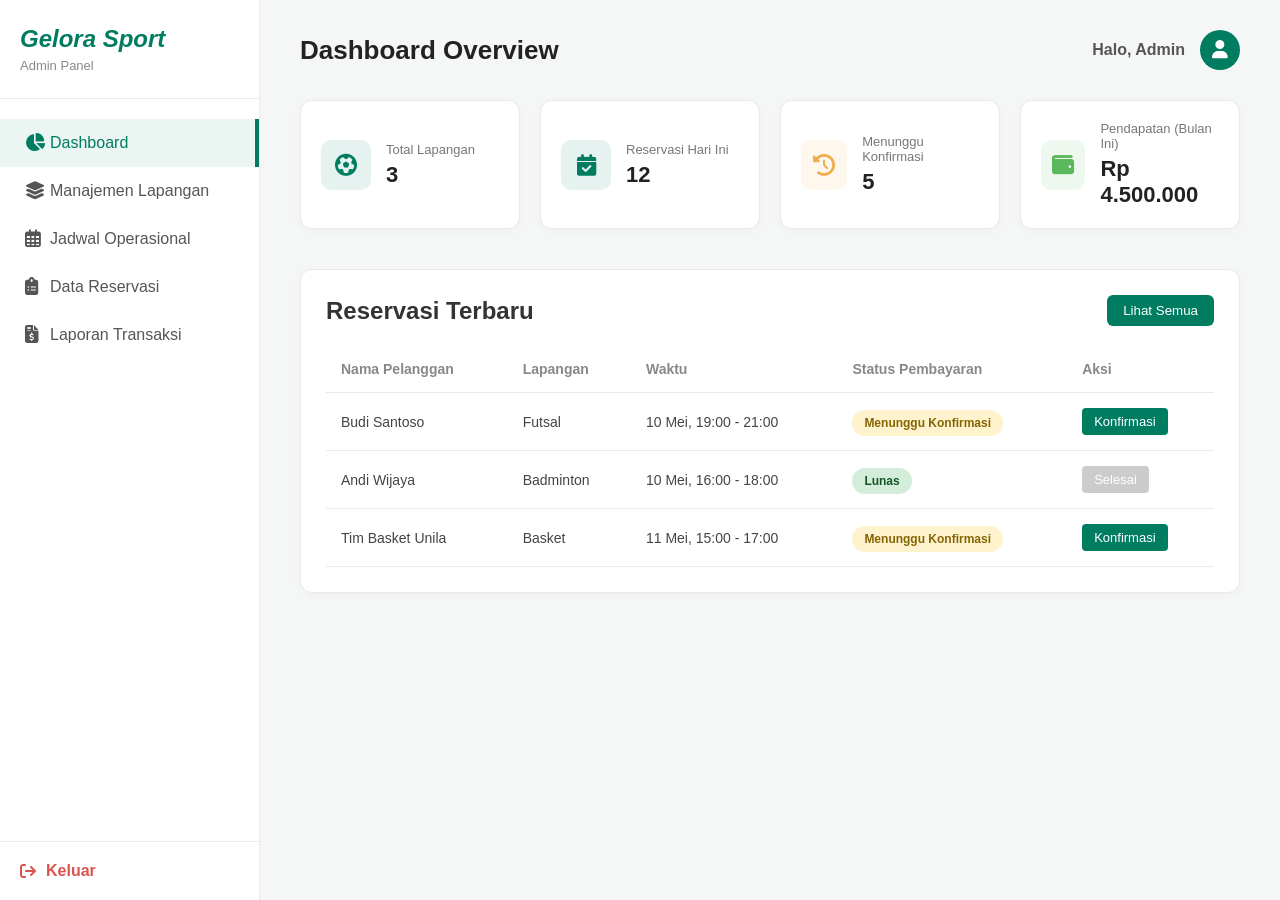
<file: archive-static/admin.html>
<!DOCTYPE html>
<html lang="id">
<head>
    <meta charset="UTF-8">
    <meta name="viewport" content="width=device-width, initial-scale=1.0">
    <title>Admin Dashboard - Gelora Sport</title>
    <link rel="stylesheet" href="admin.css">
    <link rel="stylesheet" href="https://cdnjs.cloudflare.com/ajax/libs/font-awesome/6.4.0/css/all.min.css">
</head>
<body>

    <div class="admin-container">
        <aside class="sidebar">
            <div class="sidebar-header">
                <h2>Gelora Sport</h2>
                <p>Admin Panel</p>
            </div>
            <ul class="sidebar-menu">
                <li class="active"><a href="admin.html"><i class="fa-solid fa-chart-pie"></i> Dashboard</a></li>
                <li><a href="manajemen_lapangan.html"><i class="fa-solid fa-layer-group"></i> Manajemen Lapangan</a></li>
                <li><a href="jadwal_operasional.html"><i class="fa-regular fa-calendar-days"></i> Jadwal Operasional</a></li>
                <li><a href="data_reservasi.html"><i class="fa-solid fa-clipboard-list"></i> Data Reservasi</a></li>
                <li><a href="laporan_transaksi.html"><i class="fa-solid fa-file-invoice-dollar"></i> Laporan Transaksi</a></li>
            </ul>
            <div class="sidebar-footer">
                <a href="index.html" class="logout-btn"><i class="fa-solid fa-arrow-right-from-bracket"></i> Keluar</a>
            </div>
        </aside>

        <main class="main-content">
            <header class="top-header">
                <div class="header-title">
                    <h1>Dashboard Overview</h1>
                </div>
                <div class="admin-profile">
                    <span class="admin-name">Halo, Admin</span>
                    <div class="avatar"><i class="fa-solid fa-user"></i></div>
                </div>
            </header>

            <section class="metrics-grid">
                <div class="metric-card">
                    <div class="metric-icon"><i class="fa-solid fa-futbol"></i></div>
                    <div class="metric-info">
                        <p>Total Lapangan</p>
                        <h3>3</h3>
                    </div>
                </div>
                <div class="metric-card">
                    <div class="metric-icon"><i class="fa-solid fa-calendar-check"></i></div>
                    <div class="metric-info">
                        <p>Reservasi Hari Ini</p>
                        <h3>12</h3>
                    </div>
                </div>
                <div class="metric-card">
                    <div class="metric-icon warning"><i class="fa-solid fa-clock-rotate-left"></i></div>
                    <div class="metric-info">
                        <p>Menunggu Konfirmasi</p>
                        <h3>5</h3>
                    </div>
                </div>
                <div class="metric-card">
                    <div class="metric-icon success"><i class="fa-solid fa-wallet"></i></div>
                    <div class="metric-info">
                        <p>Pendapatan (Bulan Ini)</p>
                        <h3>Rp 4.500.000</h3>
                    </div>
                </div>
            </section>

            <section class="recent-reservations">
                <div class="section-header">
                    <h2>Reservasi Terbaru</h2>
                    <button class="btn-primary">Lihat Semua</button>
                </div>
                <div class="table-container">
                    <table>
                        <thead>
                            <tr>
                                <th>Nama Pelanggan</th>
                                <th>Lapangan</th>
                                <th>Waktu</th>
                                <th>Status Pembayaran</th>
                                <th>Aksi</th>
                            </tr>
                        </thead>
                        <tbody>
                            <tr>
                                <td>Budi Santoso</td>
                                <td>Futsal</td>
                                <td>10 Mei, 19:00 - 21:00</td>
                                <td><span class="badge pending">Menunggu Konfirmasi</span></td>
                                <td><button class="btn-action">Konfirmasi</button></td>
                            </tr>
                            <tr>
                                <td>Andi Wijaya</td>
                                <td>Badminton</td>
                                <td>10 Mei, 16:00 - 18:00</td>
                                <td><span class="badge confirmed">Lunas</span></td>
                                <td><button class="btn-action disabled" disabled>Selesai</button></td>
                            </tr>
                            <tr>
                                <td>Tim Basket Unila</td>
                                <td>Basket</td>
                                <td>11 Mei, 15:00 - 17:00</td>
                                <td><span class="badge pending">Menunggu Konfirmasi</span></td>
                                <td><button class="btn-action">Konfirmasi</button></td>
                            </tr>
                        </tbody>
                    </table>
                </div>
            </section>
        </main>
    </div>

</body>
</html>
</file>
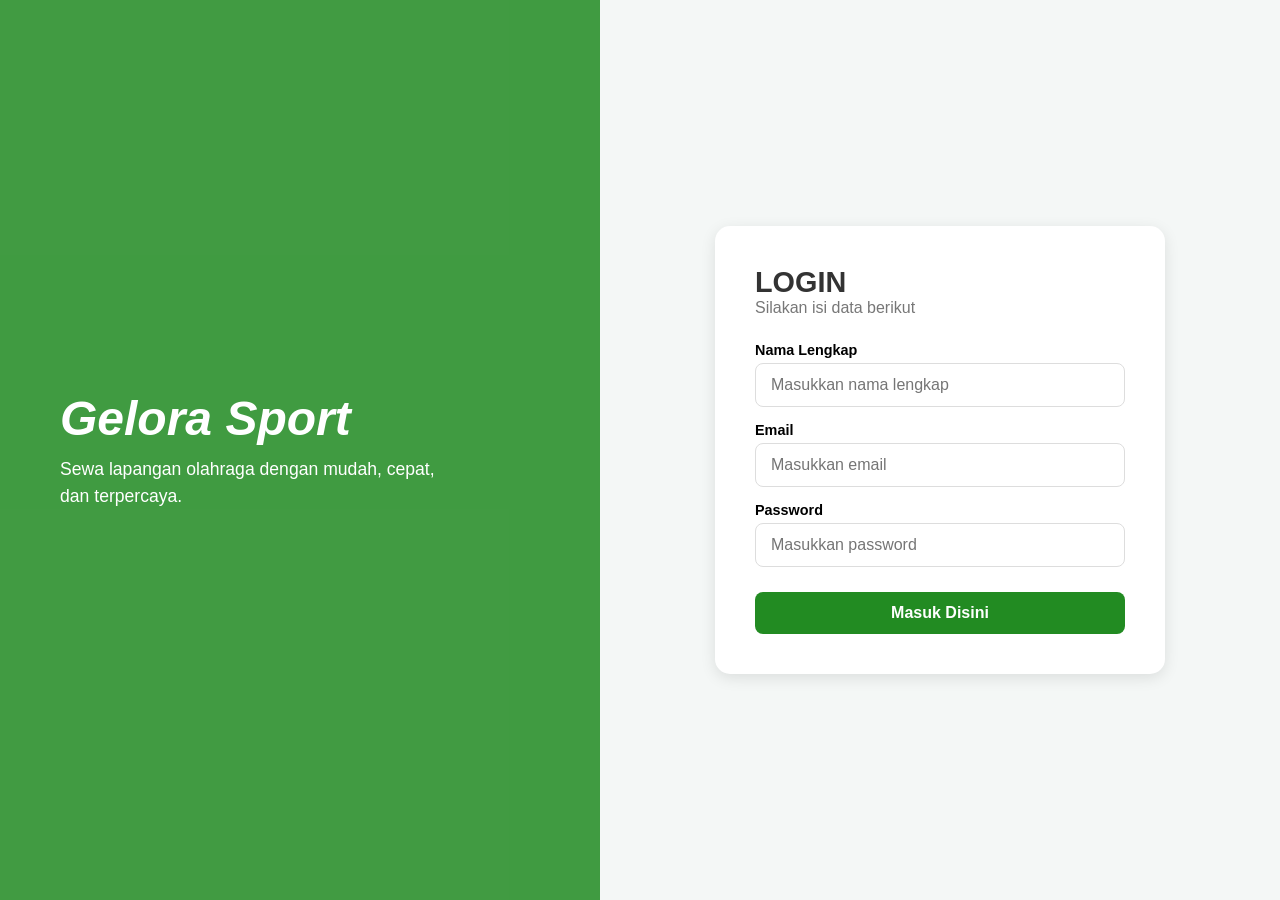
<file: archive-static/login.html>
<!DOCTYPE html>
<html lang="id">
<head>
    <meta charset="UTF-8">
    <meta name="viewport" content="width=device-width, initial-scale=1.0">
    <title>Login - Gelora Sport</title>
    <link rel="stylesheet" href="login.css">
</head>
<body>
<div class="container">
    <div class="left-side">
        <div class="overlay">
            <div class="hero-content">
                <h1>Gelora Sport</h1>
                <p>Sewa lapangan olahraga dengan mudah, cepat, dan terpercaya.</p>
            </div>
        </div>
    </div>
    <div class="right-side">
        <div class="form-card">
            <h2>LOGIN</h2>
            <p class="subtitle">Silakan isi data berikut</p>
            <form>
                <div class="input-group">
                    <label>Nama Lengkap</label>
                    <input type="text" placeholder="Masukkan nama lengkap" required>
                </div>
                <div class="input-group">
                    <label>Email</label>
                    <input type="email" placeholder="Masukkan email" required>
                </div>
                <div class="input-group">
                    <label>Password</label>
                    <input type="password" placeholder="Masukkan password" required>
                </div>
                <button type="submit" class="btn-submit">Masuk Disini</button>
            </form>
        </div>
    </div>
</div>
</body>
</html>
</file>
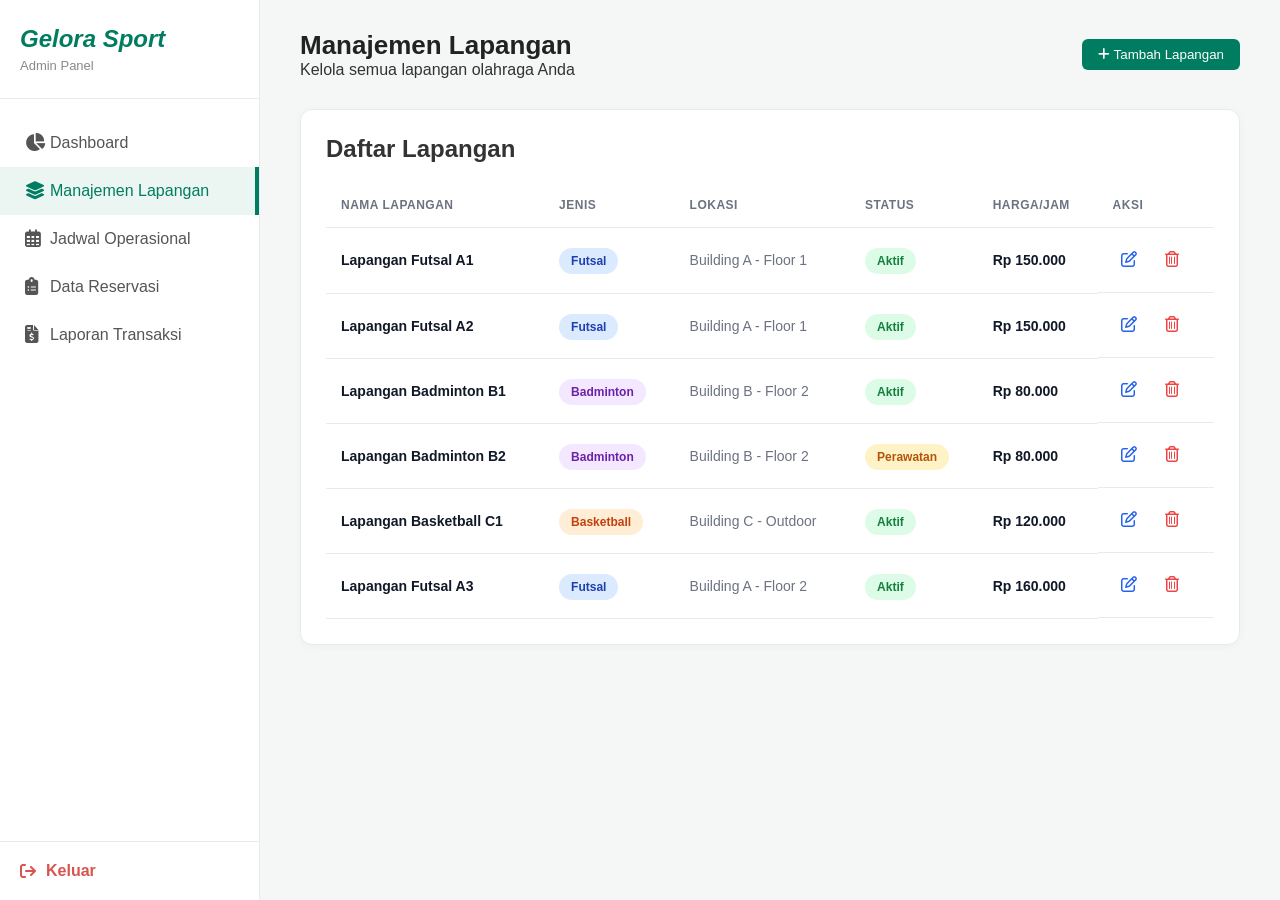
<file: archive-static/manajemen_lapangan.html>
<!DOCTYPE html>
<html lang="id">
<head>
    <meta charset="UTF-8">
    <meta name="viewport" content="width=device-width, initial-scale=1.0">
    <title>Manajemen Lapangan - Gelora Sport</title>
    <link rel="stylesheet" href="admin.css">
    <link rel="stylesheet" href="https://cdnjs.cloudflare.com/ajax/libs/font-awesome/6.4.0/css/all.min.css">
</head>
<body>

    <div class="admin-container">
        <aside class="sidebar">
            <div class="sidebar-header">
                <h2>Gelora Sport</h2>
                <p>Admin Panel</p>
            </div>
            <ul class="sidebar-menu">
                <li><a href="admin.html"><i class="fa-solid fa-chart-pie"></i> Dashboard</a></li>
                <li class="active"><a href="manajemen_lapangan.html"><i class="fa-solid fa-layer-group"></i> Manajemen Lapangan</a></li>
                <li><a href="jadwal_operasional.html"><i class="fa-regular fa-calendar-days"></i> Jadwal Operasional</a></li>
                <li><a href="data_reservasi.html"><i class="fa-solid fa-clipboard-list"></i> Data Reservasi</a></li>
                <li><a href="laporan_transaksi.html"><i class="fa-solid fa-file-invoice-dollar"></i> Laporan Transaksi</a></li>
            </ul>
            <div class="sidebar-footer">
                <a href="index.html" class="logout-btn"><i class="fa-solid fa-arrow-right-from-bracket"></i> Keluar</a>
            </div>
        </aside>

        <main class="main-content">
            
            <header class="top-header">
                <div class="header-title">
                    <h1>Manajemen Lapangan</h1>
                    <p>Kelola semua lapangan olahraga Anda</p>
                </div>
                <button class="btn-primary">
                    <i class="fa-solid fa-plus"></i> Tambah Lapangan
                </button>
            </header>

            <section class="recent-reservations">
                <div class="section-header">
                    <h2>Daftar Lapangan</h2>
                </div>
                <div class="table-container">
                    <table class="data-table">
                        <thead>
                            <tr>
                                <th>NAMA LAPANGAN</th>
                                <th>JENIS</th>
                                <th>LOKASI</th>
                                <th>STATUS</th>
                                <th>HARGA/JAM</th>
                                <th>AKSI</th>
                            </tr>
                        </thead>
                    <tbody>
                        <tr>
                            <td class="fw-bold">Lapangan Futsal A1</td>
                            <td><span class="badge jenis-futsal">Futsal</span></td>
                            <td class="text-gray">Building A - Floor 1</td>
                            <td><span class="badge status-aktif">Aktif</span></td>
                            <td class="fw-bold">Rp 150.000</td>
                            <td class="action-icons">
                                <button class="btn-icon edit"><i class="fa-regular fa-pen-to-square"></i></button>
                                <button class="btn-icon delete"><i class="fa-regular fa-trash-can"></i></button>
                            </td>
                        </tr>
                        <tr>
                            <td class="fw-bold">Lapangan Futsal A2</td>
                            <td><span class="badge jenis-futsal">Futsal</span></td>
                            <td class="text-gray">Building A - Floor 1</td>
                            <td><span class="badge status-aktif">Aktif</span></td>
                            <td class="fw-bold">Rp 150.000</td>
                            <td class="action-icons">
                                <button class="btn-icon edit"><i class="fa-regular fa-pen-to-square"></i></button>
                                <button class="btn-icon delete"><i class="fa-regular fa-trash-can"></i></button>
                            </td>
                        </tr>
                        <tr>
                            <td class="fw-bold">Lapangan Badminton B1</td>
                            <td><span class="badge jenis-badminton">Badminton</span></td>
                            <td class="text-gray">Building B - Floor 2</td>
                            <td><span class="badge status-aktif">Aktif</span></td>
                            <td class="fw-bold">Rp 80.000</td>
                            <td class="action-icons">
                                <button class="btn-icon edit"><i class="fa-regular fa-pen-to-square"></i></button>
                                <button class="btn-icon delete"><i class="fa-regular fa-trash-can"></i></button>
                            </td>
                        </tr>
                        <tr>
                            <td class="fw-bold">Lapangan Badminton B2</td>
                            <td><span class="badge jenis-badminton">Badminton</span></td>
                            <td class="text-gray">Building B - Floor 2</td>
                            <td><span class="badge status-perawatan">Perawatan</span></td>
                            <td class="fw-bold">Rp 80.000</td>
                            <td class="action-icons">
                                <button class="btn-icon edit"><i class="fa-regular fa-pen-to-square"></i></button>
                                <button class="btn-icon delete"><i class="fa-regular fa-trash-can"></i></button>
                            </td>
                        </tr>
                        <tr>
                            <td class="fw-bold">Lapangan Basketball C1</td>
                            <td><span class="badge jenis-basket">Basketball</span></td>
                            <td class="text-gray">Building C - Outdoor</td>
                            <td><span class="badge status-aktif">Aktif</span></td>
                            <td class="fw-bold">Rp 120.000</td>
                            <td class="action-icons">
                                <button class="btn-icon edit"><i class="fa-regular fa-pen-to-square"></i></button>
                                <button class="btn-icon delete"><i class="fa-regular fa-trash-can"></i></button>
                            </td>
                        </tr>
                        <tr>
                            <td class="fw-bold">Lapangan Futsal A3</td>
                            <td><span class="badge jenis-futsal">Futsal</span></td>
                            <td class="text-gray">Building A - Floor 2</td>
                            <td><span class="badge status-aktif">Aktif</span></td>
                            <td class="fw-bold">Rp 160.000</td>
                            <td class="action-icons">
                                <button class="btn-icon edit"><i class="fa-regular fa-pen-to-square"></i></button>
                                <button class="btn-icon delete"><i class="fa-regular fa-trash-can"></i></button>
                            </td>
                        </tr>
                    </tbody>
                </table>
                </div>
            </section>
            
        </main>
    </div>

</body>
</html>
</file>
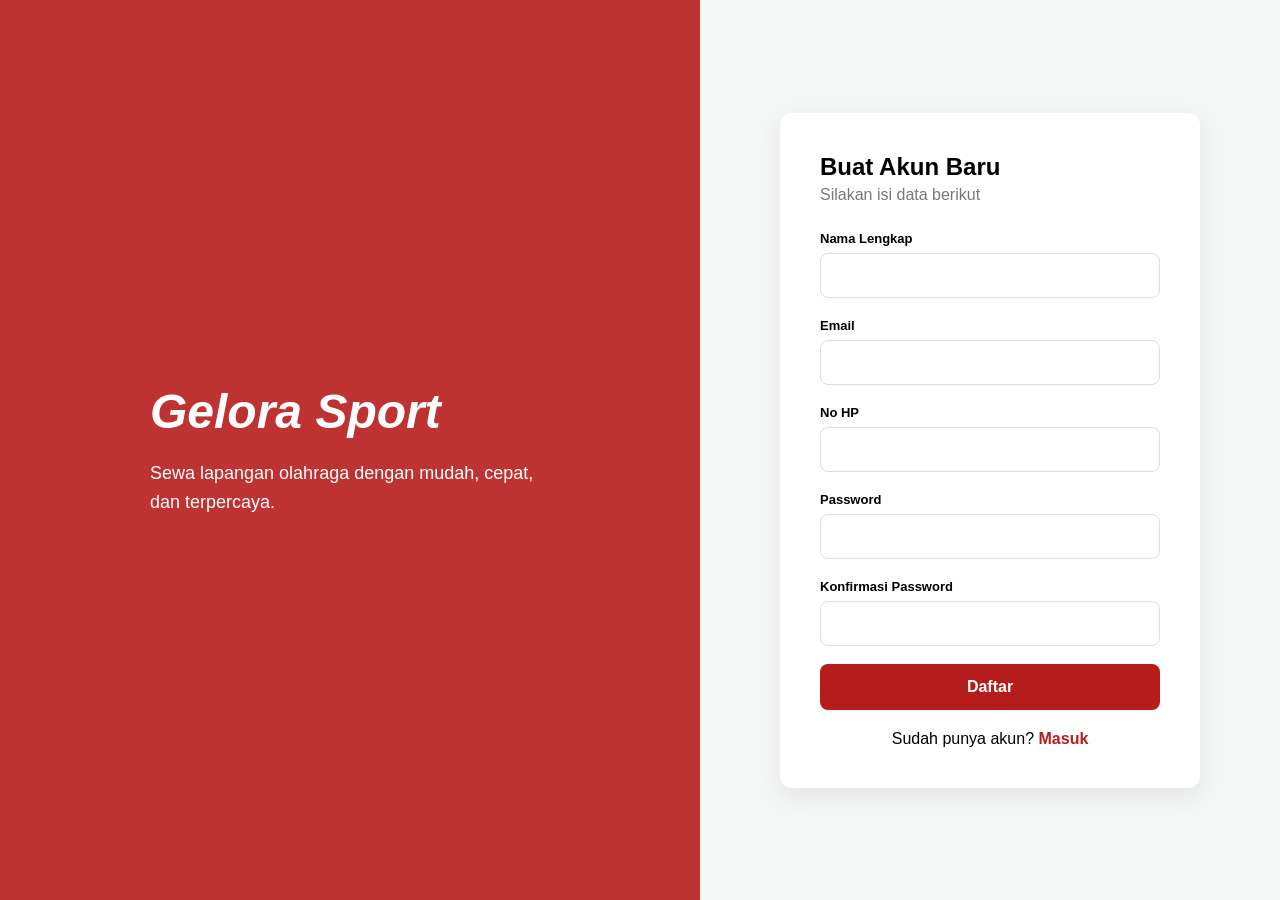
<file: archive-static/register.html>
<!DOCTYPE html>
<html lang="id">
<head>
    <meta charset="UTF-8">
    <meta name="viewport" content="width=device-width, initial-scale=1.0">
    <title>Daftar - Gelora Sport</title>
    <link rel="stylesheet" href="register.css">
</head>
<body>
<div class="register-wrapper">
    <div class="register-left">
        <div class="branding">
            <h1>Gelora Sport</h1>
            <p>
                Sewa lapangan olahraga dengan mudah,
                cepat, dan terpercaya.
            </p>
        </div>
    </div>
    <div class="register-right">
        <div class="register-card">
            <h2>Buat Akun Baru</h2>
            <p class="subtitle">Silakan isi data berikut</p>
            <form action="proses_register.php" method="POST">
                <div class="input-group">
                    <label>Nama Lengkap</label>
                    <input type="text" name="nama" required>
                </div>
                <div class="input-group">
                    <label>Email</label>
                    <input type="email" name="email" required>
                </div>
                <div class="input-group">
                    <label>No HP</label>
                    <input type="text" name="no_hp" required>
                </div>
                <div class="input-group">
                    <label>Password</label>
                    <input type="password" name="password" required>
                </div>
                <div class="input-group">
                    <label>Konfirmasi Password</label>
                    <input type="password" name="konfirmasi_password" required>
                </div>
                <button type="submit" class="btn-register">
                    Daftar
                </button>
            </form>
            <div class="login-link">
                Sudah punya akun?
                <a href="login.html">Masuk</a>
            </div>
        </div>
    </div>
</div>
</body>
</html>
</file>
<file: archive-static/admin.css>
* {
    margin: 0;
    padding: 0;
    box-sizing: border-box;
    font-family: 'Segoe UI', Tahoma, Geneva, Verdana, sans-serif;
}

body {
    background-color: #f4f7f6;
    color: #333;
}

.admin-container {
    display: flex;
    min-height: 100vh;
}

.sidebar {
    width: 260px;
    background-color: #fff;
    border-right: 1px solid #eaeaea;
    display: flex;
    flex-direction: column;
    position: fixed;
    height: 100vh;
}

.sidebar-header {
    padding: 25px 20px;
    border-bottom: 1px solid #eaeaea;
}

.sidebar-header h2 {
    color: #007c60;
    font-style: italic;
    font-size: 24px;
}

.sidebar-header p {
    color: #888;
    font-size: 13px;
    margin-top: 5px;
}

.sidebar-menu {
    list-style: none;
    padding: 20px 0;
    flex: 1;
}

.sidebar-menu li a {
    display: flex;
    align-items: center;
    padding: 15px 25px;
    text-decoration: none;
    color: #555;
    font-weight: 500;
    transition: 0.2s;
}

.sidebar-menu li a i {
    width: 25px;
    font-size: 18px;
}

.sidebar-menu li.active a,
.sidebar-menu li a:hover {
    background-color: rgba(0, 124, 96, 0.08);
    color: #007c60;
    border-right: 4px solid #007c60;
}

.sidebar-footer {
    padding: 20px;
    border-top: 1px solid #eaeaea;
}

.logout-btn {
    text-decoration: none;
    color: #d9534f;
    font-weight: bold;
    display: flex;
    align-items: center;
    gap: 10px;
}

.main-content {
    flex: 1;
    margin-left: 260px;
    padding: 30px 40px;
}

.top-header {
    display: flex;
    justify-content: space-between;
    align-items: center;
    margin-bottom: 30px;
}

.header-title h1 {
    font-size: 26px;
    color: #222;
}

.admin-profile {
    display: flex;
    align-items: center;
    gap: 15px;
}

.admin-name {
    font-weight: 600;
    color: #555;
}

.avatar {
    width: 40px;
    height: 40px;
    background-color: #007c60;
    color: white;
    border-radius: 50%;
    display: flex;
    align-items: center;
    justify-content: center;
    font-size: 18px;
}

.metrics-grid {
    display: grid;
    grid-template-columns: repeat(4, 1fr);
    gap: 20px;
    margin-bottom: 40px;
}

.metric-card {
    background: #fff;
    padding: 20px;
    border-radius: 12px;
    display: flex;
    align-items: center;
    gap: 15px;
    box-shadow: 0 2px 10px rgba(0,0,0,0.03);
    border: 1px solid #eaeaea;
}

.metric-icon {
    width: 50px;
    height: 50px;
    border-radius: 10px;
    background-color: rgba(0, 124, 96, 0.1);
    color: #007c60;
    display: flex;
    align-items: center;
    justify-content: center;
    font-size: 22px;
}

.metric-icon.warning { background-color: rgba(240, 173, 78, 0.1); color: #f0ad4e; }
.metric-icon.success { background-color: rgba(92, 184, 92, 0.1); color: #5cb85c; }

.metric-info p {
    font-size: 13px;
    color: #777;
    margin-bottom: 5px;
}

.metric-info h3 {
    font-size: 22px;
    color: #222;
}

.recent-reservations {
    background: #fff;
    border-radius: 12px;
    padding: 25px;
    box-shadow: 0 2px 10px rgba(0,0,0,0.03);
    border: 1px solid #eaeaea;
}

.section-header {
    display: flex;
    justify-content: space-between;
    align-items: center;
    margin-bottom: 20px;
}

.btn-primary {
    background-color: #007c60;
    color: white;
    border: none;
    padding: 8px 16px;
    border-radius: 6px;
    cursor: pointer;
}

.table-container {
    overflow-x: auto;
}

table {
    width: 100%;
    border-collapse: collapse;
}

th, td {
    padding: 15px;
    text-align: left;
    border-bottom: 1px solid #eaeaea;
}

th {
    color: #888;
    font-weight: 600;
    font-size: 14px;
}

td {
    color: #444;
    font-size: 14px;
}

.badge {
    padding: 6px 12px;
    border-radius: 20px;
    font-size: 12px;
    font-weight: 600;
}

.badge.pending { background-color: #fff3cd; color: #856404; }
.badge.confirmed { background-color: #d4edda; color: #155724; }

.badge.jenis-futsal { background-color: #e3f2fd; color: #1976d2; }
.badge.jenis-badminton { background-color: #f3e5f5; color: #7b1fa2; }
.badge.jenis-basket { background-color: #fff3e0; color: #f57c00; }

.badge.status-aktif { background-color: #d4edda; color: #155724; }
.badge.status-perawatan { background-color: #fff3cd; color: #856404; }

.btn-action {
    background-color: #007c60;
    color: white;
    border: none;
    padding: 6px 12px;
    border-radius: 4px;
    cursor: pointer;
    font-size: 13px;
}

.btn-action.disabled {
    background-color: #ccc;
    cursor: not-allowed;
}

.action-icons {
    display: flex;
    gap: 8px;
}

.btn-icon {
    background: none;
    border: none;
    padding: 8px;
    border-radius: 4px;
    cursor: pointer;
    font-size: 16px;
    transition: 0.2s;
}

.btn-icon.edit { color: #007c60; }
.btn-icon.edit:hover { background-color: rgba(0, 124, 96, 0.1); }
.btn-icon.delete { color: #dc3545; }
.btn-icon.delete:hover { background-color: rgba(220, 53, 69, 0.1); }

.fw-bold { font-weight: bold; }
.text-gray { color: #888; }

.admin-layout {
    display: flex;
    min-height: 100vh;
}

.main-panel {
    flex: 1;
    margin-left: 260px;
    padding: 40px 50px;
}

.sidebar-dark {
    width: 260px;
    background-color: #0b7a5a;
    color: white;
    display: flex;
    flex-direction: column;
    position: fixed;
    height: 100vh;
    padding: 25px 20px;
}

.sidebar-brand h2 { font-size: 24px; font-weight: 700; margin-bottom: 4px; }
.sidebar-brand p { font-size: 13px; color: rgba(255, 255, 255, 0.7); margin-bottom: 40px; }

.sidebar-nav { list-style: none; flex: 1; }
.sidebar-nav li { margin-bottom: 8px; }
.sidebar-nav li a {
    display: flex; align-items: center; padding: 12px 16px;
    text-decoration: none; color: rgba(255, 255, 255, 0.8);
    font-size: 15px; font-weight: 500; border-radius: 8px; transition: 0.2s ease;
}
.sidebar-nav li a i { width: 24px; font-size: 16px; margin-right: 10px; }
.sidebar-nav li.active a, .sidebar-nav li a:hover {
    background-color: rgba(255, 255, 255, 0.15); color: white;
}

.sidebar-user {
    display: flex; align-items: center; gap: 12px; padding-top: 20px;
    border-top: 1px solid rgba(255, 255, 255, 0.1);
}
.user-avatar {
    width: 36px; height: 36px; background-color: rgba(255, 255, 255, 0.2);
    border-radius: 50%; display: flex; align-items: center; justify-content: center; font-weight: bold; font-size: 16px;
}
.user-info { display: flex; flex-direction: column; }
.user-name { font-size: 14px; font-weight: 600; }
.user-email { font-size: 12px; color: rgba(255, 255, 255, 0.6); }

.page-header { display: flex; justify-content: space-between; align-items: center; margin-bottom: 30px; }
.header-text h1 { font-size: 24px; color: #111827; margin-bottom: 6px; }
.header-text p { font-size: 14px; color: #6b7280; }

.btn-add {
    background-color: #0b7a5a; color: white; border: none; padding: 10px 20px;
    border-radius: 6px; font-weight: 600; font-size: 14px; cursor: pointer;
    display: flex; align-items: center; gap: 8px; transition: 0.2s;
}
.btn-add:hover { background-color: #086148; }

.table-wrapper { background: white; border-radius: 10px; box-shadow: 0 4px 6px -1px rgba(0, 0, 0, 0.05); overflow: hidden; }
.data-table th { font-size: 12px; color: #6b7280; font-weight: 600; text-transform: uppercase; letter-spacing: 0.5px; }

.fw-bold { font-weight: 600; color: #111827; }
.text-gray { color: #6b7280; }

.badge.jenis-futsal { background-color: #dbeafe; color: #1e40af; }
.badge.jenis-badminton { background-color: #f3e8ff; color: #6b21a8; }
.badge.jenis-basket { background-color: #ffedd5; color: #c2410c; }
.badge.status-aktif { background-color: #dcfce7; color: #15803d; }
.badge.status-perawatan { background-color: #fef3c7; color: #b45309; }

.action-icons { display: flex; gap: 12px; }
.btn-icon { background: none; border: none; font-size: 16px; cursor: pointer; transition: 0.2s; }
.btn-icon.edit { color: #2563eb; }
.btn-icon.delete { color: #ef4444; }
.btn-icon.edit:hover { color: #1d4ed8; }
.btn-icon.delete:hover { color: #b91c1c; }
</file>
<file: archive-static/login.css>
* {
    margin: 0;
    padding: 0;
    box-sizing: border-box;
    font-family: 'Segoe UI', Tahoma, Geneva, Verdana, sans-serif;
}
body {
    background-color: #f4f7f6;
}
.container {
    display: flex;
    min-height: 100vh;
}
.left-side {
    flex: 1;
    background: url('https://images.unsplash.com/photo-1541252260730-0412e3e2108e?q=80&w=1000') no-repeat center center;
    background-size: cover;
    position: relative;
    display: flex;
    align-items: center;
    justify-content: center;
}
.overlay {
    position: absolute;
    top: 0;
    left: 0;
    width: 100%;
    height: 100%;
    background: rgba(34, 139, 34, 0.85); 
    display: flex;
    align-items: center;
    padding: 60px;
}
.hero-content {
    color: white;
    max-width: 400px;
}
.hero-content h1 {
    font-size: 3rem;
    font-weight: bold;
    font-style: italic;
    margin-bottom: 10px;
}
.hero-content p {
    font-size: 1.1rem;
    line-height: 1.5;
}
.right-side {
    flex: 1;
    display: flex;
    align-items: center;
    justify-content: center;
    padding: 40px;
}
.form-card {
    background: white;
    padding: 40px;
    border-radius: 15px;
    box-shadow: 0 4px 15px rgba(0,0,0,0.1);
    width: 100%;
    max-width: 450px;
}
.form-card h2 {
    font-size: 1.8rem;
    color: #333;
}
.subtitle {
    color: #777;
    margin-bottom: 25px;
}
.input-group {
    margin-bottom: 15px;
}
.input-group label {
    display: block;
    font-weight: 600;
    margin-bottom: 5px;
    font-size: 0.9rem;
}
.input-group input {
    width: 100%;
    padding: 12px 15px;
    border: 1px solid #ddd;
    border-radius: 8px;
    font-size: 1rem;
    outline: none;
    transition: 0.3s;
}
.input-group input:focus {
    border-color: #228b22;
    box-shadow: 0 0 5px rgba(34, 139, 34, 0.2);
}
.btn-submit {
    width: 100%;
    padding: 12px;
    background-color: #228b22;
    color: white;
    border: none;
    border-radius: 8px;
    font-size: 1rem;
    font-weight: bold;
    cursor: pointer;
    margin-top: 10px;
    transition: 0.3s;
}
.btn-submit:hover {
    background-color: #1a6d1a;
}
.login-link {
    text-align: center;
    margin-top: 15px;
    font-size: 0.9rem;
}
.login-link a {
    color: #170555;
    text-decoration: none;
    font-weight: bold;
}
@media (max-width: 768px) {
    .container {
        flex-direction: column;
    }
    .left-side {
        min-height: 250px;
    }
    .hero-content h1 {
        font-size: 2rem;
    }
}
</file>
<file: archive-static/register.css>
*{
    margin:0;
    padding:0;
    box-sizing:border-box;
    font-family:'Segoe UI',sans-serif;
}
body{
    min-height:100vh;
    overflow-y:auto;
}
.register-wrapper{
    display:flex;
    min-height:100vh;
}
.register-left{
    flex:1;
    background:
        linear-gradient(rgba(183,28,28,0.9),rgba(183,28,28,0.9)),
        url("https://images.unsplash.com/photo-1517649763962-0c623066013b");
    background-size:cover;
    background-position:center;
    display:flex;
    justify-content:center;
    align-items:center;
    color:white;
    padding:60px;
}
.branding h1{
    font-size:48px;
    font-style:italic;
    margin-bottom:20px;
}
.branding p{
    font-size:18px;
    max-width:400px;
    line-height:1.6;
}
.register-right{
    flex:1;
    display:flex;
    justify-content:center;
    align-items:center;
    background:#f4f7f6;
    padding:40px 0;
}
.register-card{
    width:420px;
    background:white;
    padding:40px;
    border-radius:12px;
    box-shadow:0 8px 25px rgba(0,0,0,0.08);
}
.register-card h2{
    margin-bottom:5px;
}
.subtitle{
    color:#777;
    margin-bottom:25px;
}
.input-group{
    margin-bottom:18px;
}
.input-group label{
    font-size:13px;
    font-weight:600;
}
.input-group input{
    width:100%;
    margin-top:6px;
    padding:14px;
    border-radius:8px;
    border:1px solid #ddd;
}
.input-group input:focus{
    outline:none;
    border-color:#b71c1c;
}
.btn-register{
    width:100%;
    background:#b71c1c;
    color:white;
    border:none;
    padding:14px;
    border-radius:8px;
    font-size:16px;
    font-weight:bold;
    cursor:pointer;
}
.btn-register:hover{
    background:#901616;
}
.login-link{
    margin-top:20px;
    text-align:center;
}
.login-link a{
    color:#b71c1c;
    text-decoration:none;
    font-weight:600;
}
@media(max-width:900px){
    .register-left{
        display:none;
    }
    .register-right{
        flex:100%;
        padding:30px;
    }
    .register-card{
        width:100%;
        max-width:400px;
    }
}
</file>
